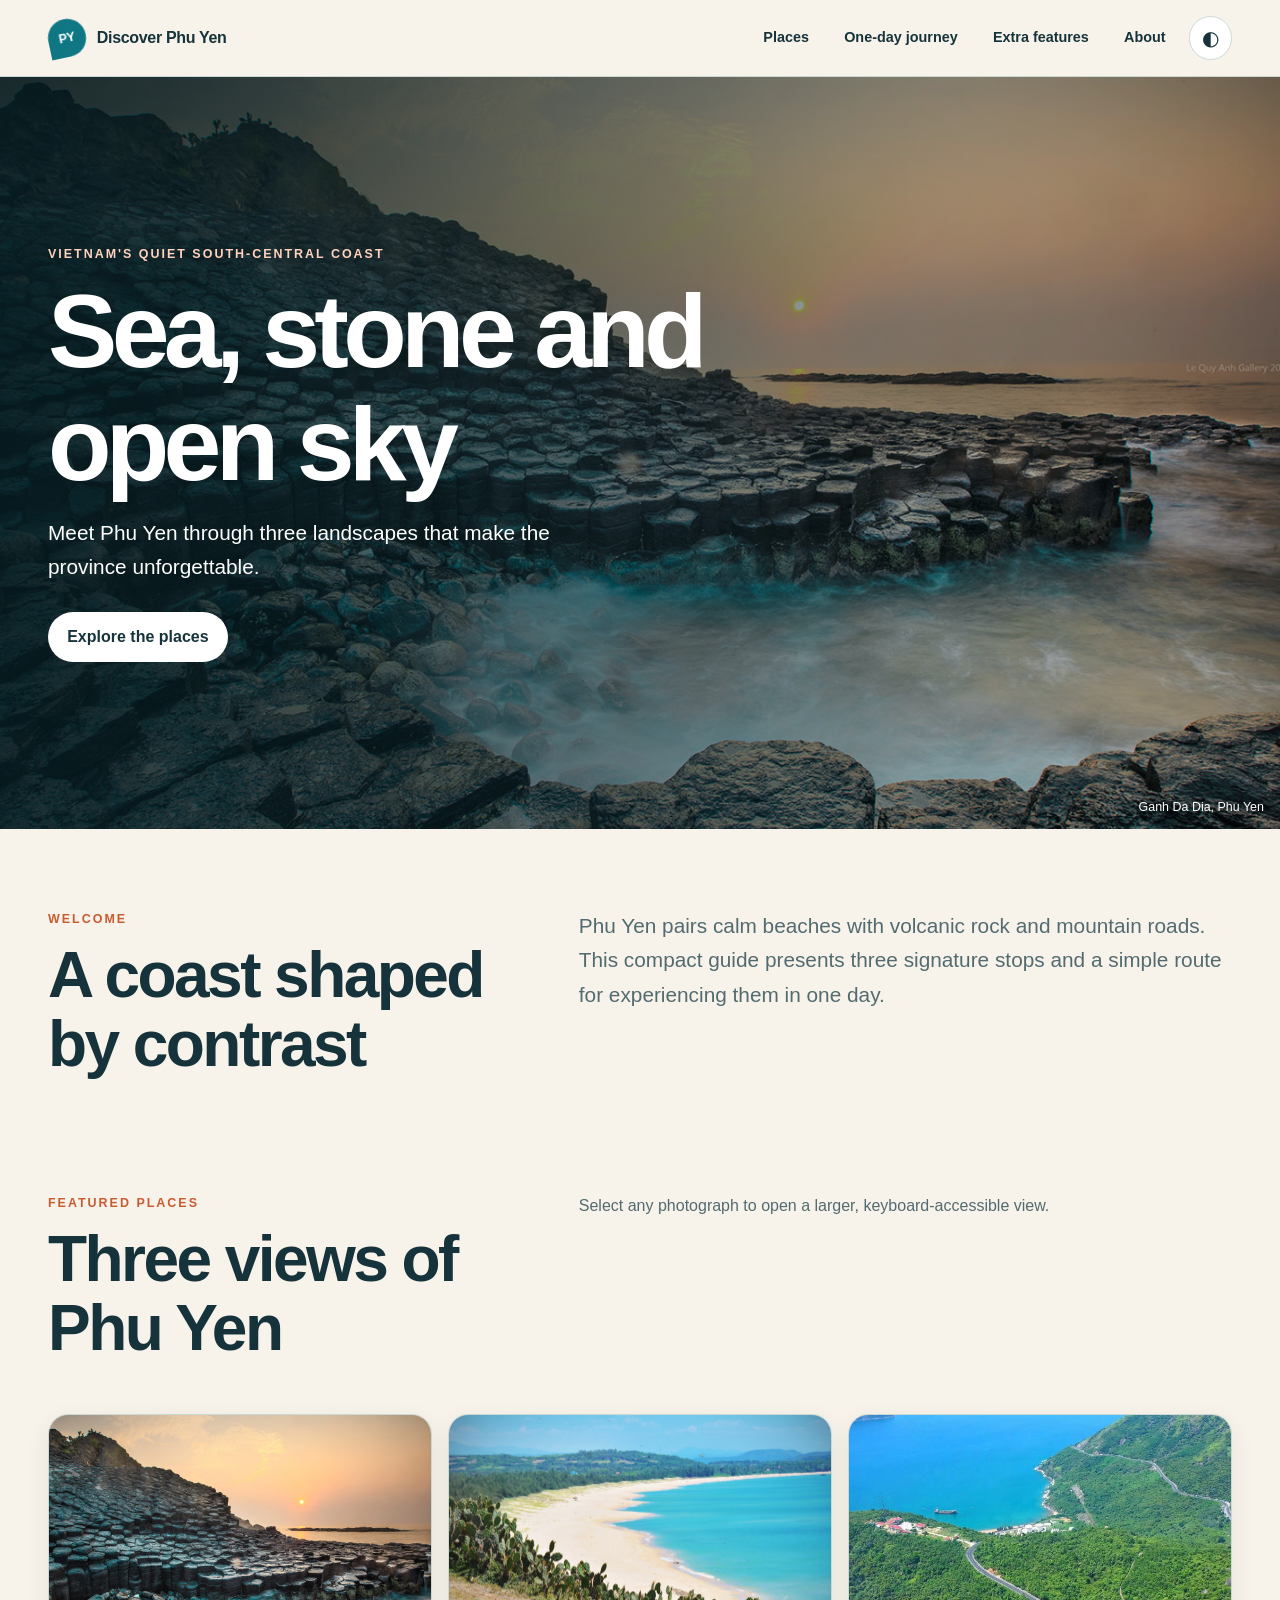
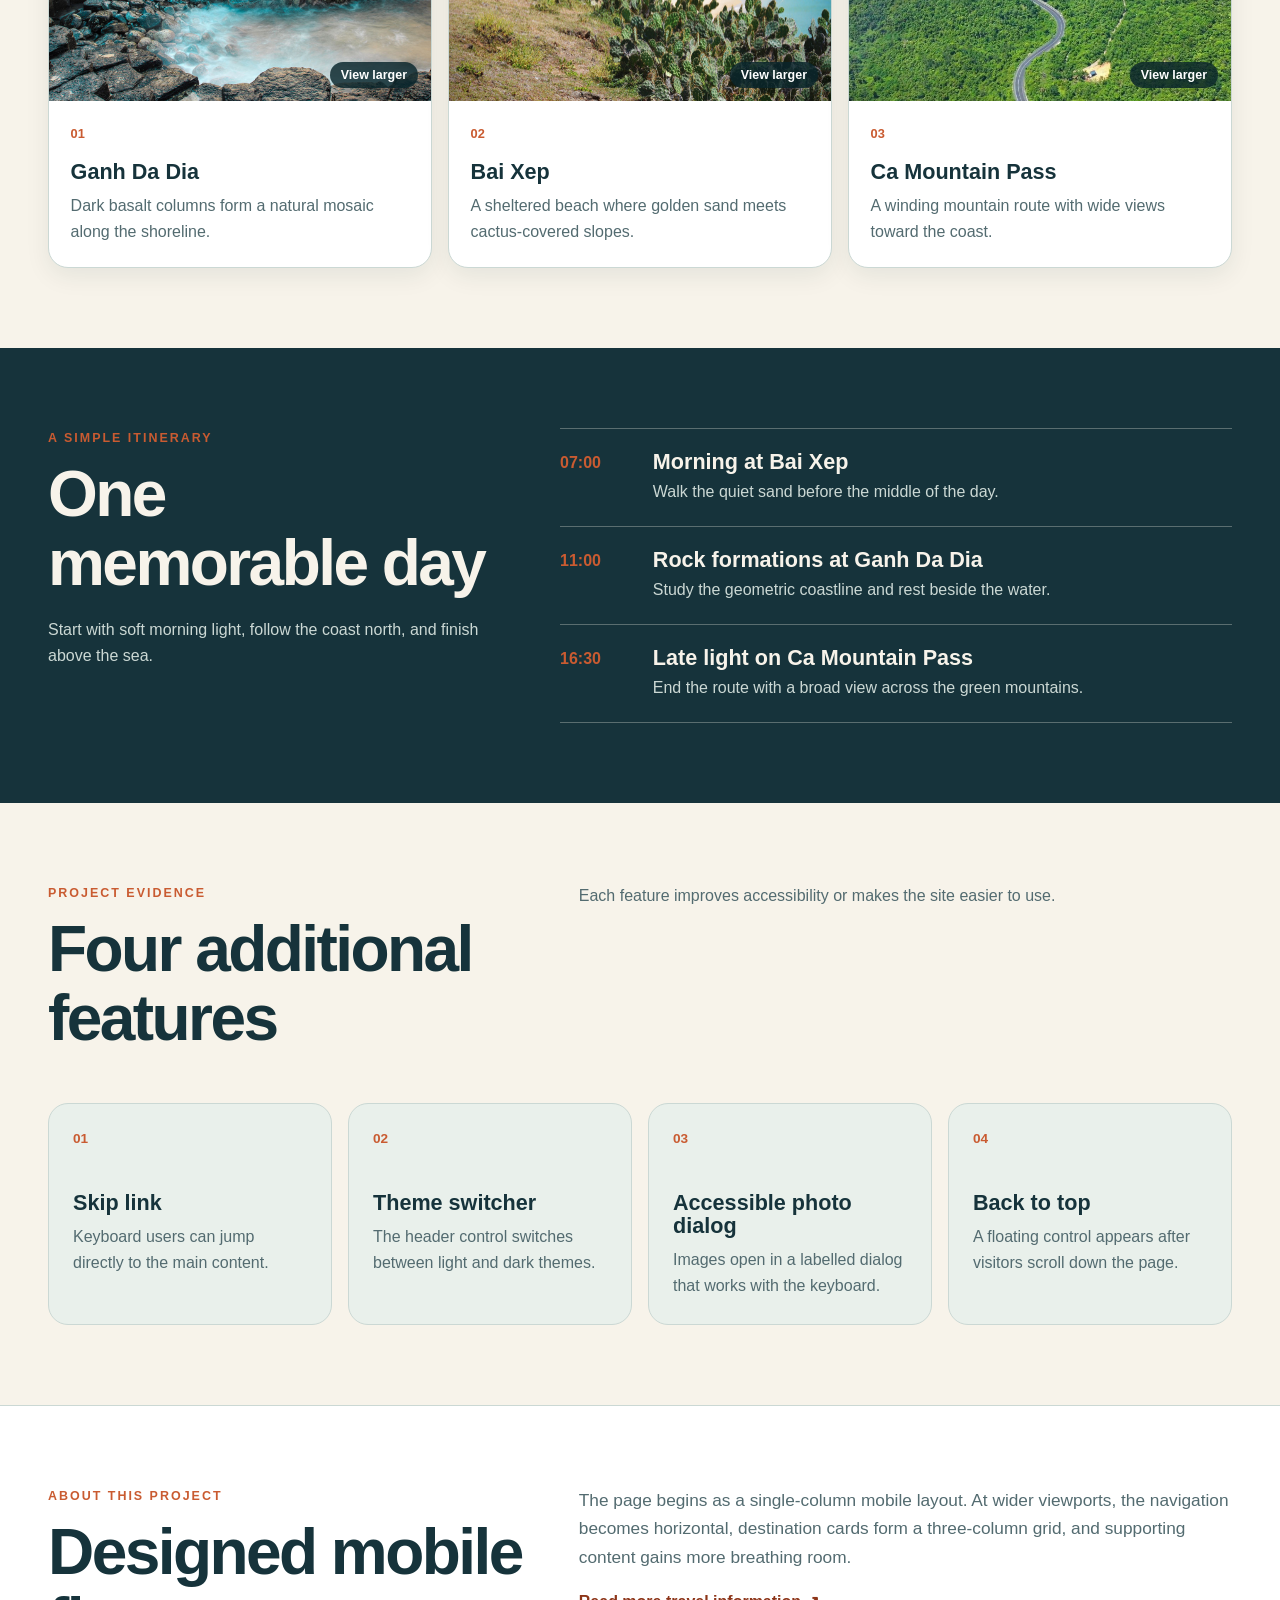
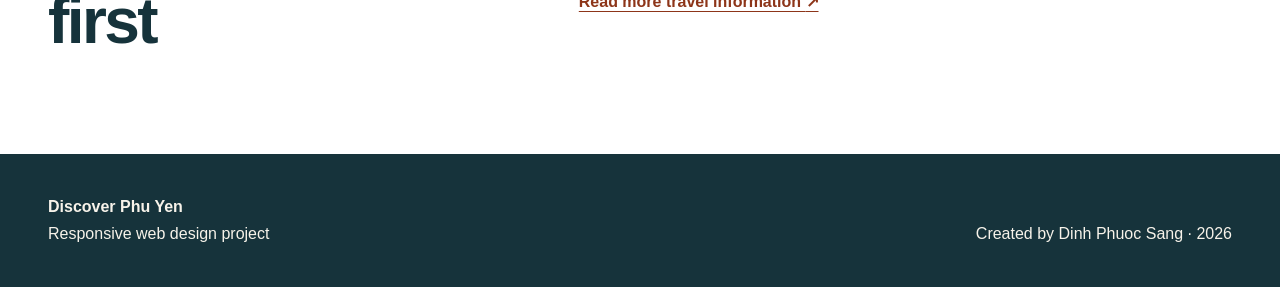
<file: index.html>
<!doctype html>
<html lang="en">
<head>
  <meta charset="utf-8">
  <meta name="viewport" content="width=device-width, initial-scale=1">
  <meta name="description" content="A responsive travel guide to the coast, landscapes, and landmarks of Phu Yen, Vietnam.">
  <title>Discover Phu Yen</title>
  <link rel="stylesheet" href="css/style.css">
  <script src="js/script.js" defer></script>
</head>
<body>
  <a class="skip-link" href="#main-content">Skip to main content</a>

  <header class="site-header">
    <div class="header-inner">
      <a class="brand" href="#top" aria-label="Discover Phu Yen home">
        <span class="brand-mark" aria-hidden="true">PY</span>
        <span>Discover Phu Yen</span>
      </a>

      <button class="menu-button" type="button" aria-expanded="false" aria-controls="site-navigation">
        <span class="sr-only">Open navigation</span>
        <span aria-hidden="true">☰</span>
      </button>

      <nav class="site-nav" id="site-navigation" aria-label="Primary navigation" data-open="false">
        <a href="#places">Places</a>
        <a href="#journey">One-day journey</a>
        <a href="#extras">Extra features</a>
        <a href="#about">About</a>
      </nav>

      <button class="theme-button" type="button" aria-label="Switch to dark theme" title="Change color theme">
        <span aria-hidden="true">◐</span>
      </button>
    </div>
  </header>

  <main id="main-content">
    <section class="hero" id="top" aria-labelledby="hero-title">
      <img src="assets/ganh-da-dia.jpg" alt="Hexagonal basalt columns beside the sea at Ganh Da Dia in Phu Yen">
      <div class="hero-shade" aria-hidden="true"></div>
      <div class="hero-content">
        <p class="eyebrow">Vietnam's quiet south-central coast</p>
        <h1 id="hero-title">Sea, stone and open sky</h1>
        <p>Meet Phu Yen through three landscapes that make the province unforgettable.</p>
        <a class="button button-primary" href="#places">Explore the places</a>
      </div>
      <p class="hero-credit">Ganh Da Dia, Phu Yen</p>
    </section>

    <section class="intro section-shell reveal" aria-labelledby="intro-title">
      <div>
        <p class="eyebrow">Welcome</p>
        <h2 id="intro-title">A coast shaped by contrast</h2>
      </div>
      <p>Phu Yen pairs calm beaches with volcanic rock and mountain roads. This compact guide presents three signature stops and a simple route for experiencing them in one day.</p>
    </section>

    <section class="places section-shell" id="places" aria-labelledby="places-title">
      <div class="section-heading reveal">
        <div>
          <p class="eyebrow">Featured places</p>
          <h2 id="places-title">Three views of Phu Yen</h2>
        </div>
        <p>Select any photograph to open a larger, keyboard-accessible view.</p>
      </div>

      <div class="place-grid">
        <article class="place-card reveal">
          <button class="photo-button" type="button" data-image="assets/ganh-da-dia.jpg" data-alt="Hexagonal basalt columns beside the sea at Ganh Da Dia" data-caption="Ganh Da Dia — a dramatic meeting point of volcanic rock and sea.">
            <img src="assets/ganh-da-dia.jpg" alt="Hexagonal basalt columns beside the sea at Ganh Da Dia">
            <span>View larger</span>
          </button>
          <div class="card-copy">
            <p class="card-number">01</p>
            <h3>Ganh Da Dia</h3>
            <p>Dark basalt columns form a natural mosaic along the shoreline.</p>
          </div>
        </article>

        <article class="place-card reveal">
          <button class="photo-button" type="button" data-image="assets/bai-xep.jpg" data-alt="Bai Xep beach viewed from a green cactus-covered headland" data-caption="Bai Xep — a small bay framed by green headlands and clear water.">
            <img src="assets/bai-xep.jpg" alt="Bai Xep beach viewed from a green cactus-covered headland">
            <span>View larger</span>
          </button>
          <div class="card-copy">
            <p class="card-number">02</p>
            <h3>Bai Xep</h3>
            <p>A sheltered beach where golden sand meets cactus-covered slopes.</p>
          </div>
        </article>

        <article class="place-card reveal">
          <button class="photo-button" type="button" data-image="assets/deo-ca.jpg" data-alt="Winding road through the green mountains of Ca Mountain Pass" data-caption="Ca Mountain Pass — a high coastal route with broad views of mountain and sea.">
            <img src="assets/deo-ca.jpg" alt="Winding road through the green mountains of Ca Mountain Pass">
            <span>View larger</span>
          </button>
          <div class="card-copy">
            <p class="card-number">03</p>
            <h3>Ca Mountain Pass</h3>
            <p>A winding mountain route with wide views toward the coast.</p>
          </div>
        </article>
      </div>
    </section>

    <section class="journey" id="journey" aria-labelledby="journey-title">
      <div class="section-shell journey-inner">
        <div class="journey-intro reveal">
          <p class="eyebrow">A simple itinerary</p>
          <h2 id="journey-title">One memorable day</h2>
          <p>Start with soft morning light, follow the coast north, and finish above the sea.</p>
        </div>

        <ol class="timeline">
          <li class="reveal">
            <span>07:00</span>
            <div>
              <h3>Morning at Bai Xep</h3>
              <p>Walk the quiet sand before the middle of the day.</p>
            </div>
          </li>
          <li class="reveal">
            <span>11:00</span>
            <div>
              <h3>Rock formations at Ganh Da Dia</h3>
              <p>Study the geometric coastline and rest beside the water.</p>
            </div>
          </li>
          <li class="reveal">
            <span>16:30</span>
            <div>
              <h3>Late light on Ca Mountain Pass</h3>
              <p>End the route with a broad view across the green mountains.</p>
            </div>
          </li>
        </ol>
      </div>
    </section>

    <section class="extras section-shell" id="extras" aria-labelledby="extras-title">
      <div class="section-heading reveal">
        <div>
          <p class="eyebrow">Project evidence</p>
          <h2 id="extras-title">Four additional features</h2>
        </div>
        <p>Each feature improves accessibility or makes the site easier to use.</p>
      </div>

      <div class="extra-grid">
        <article class="extra-card reveal">
          <span aria-hidden="true">01</span>
          <h3>Skip link</h3>
          <p>Keyboard users can jump directly to the main content.</p>
        </article>
        <article class="extra-card reveal">
          <span aria-hidden="true">02</span>
          <h3>Theme switcher</h3>
          <p>The header control switches between light and dark themes.</p>
        </article>
        <article class="extra-card reveal">
          <span aria-hidden="true">03</span>
          <h3>Accessible photo dialog</h3>
          <p>Images open in a labelled dialog that works with the keyboard.</p>
        </article>
        <article class="extra-card reveal">
          <span aria-hidden="true">04</span>
          <h3>Back to top</h3>
          <p>A floating control appears after visitors scroll down the page.</p>
        </article>
      </div>
    </section>

    <section class="about" id="about" aria-labelledby="about-title">
      <div class="section-shell about-grid">
        <div class="reveal">
          <p class="eyebrow">About this project</p>
          <h2 id="about-title">Designed mobile first</h2>
        </div>
        <div class="about-copy reveal">
          <p>The page begins as a single-column mobile layout. At wider viewports, the navigation becomes horizontal, destination cards form a three-column grid, and supporting content gains more breathing room.</p>
          <a class="text-link" href="https://vinpearl.com/en/phu-yen-travel-guide" target="_blank" rel="noopener">Read more travel information <span aria-hidden="true">↗</span></a>
        </div>
      </div>
    </section>
  </main>

  <footer class="site-footer">
    <div class="section-shell footer-inner">
      <p><strong>Discover Phu Yen</strong><br>Responsive web design project</p>
      <p>Created by Dinh Phuoc Sang · <span id="year">2026</span></p>
    </div>
  </footer>

  <button class="back-to-top" type="button" aria-label="Back to top" hidden>↑</button>

  <dialog class="photo-dialog" aria-labelledby="dialog-caption">
    <form method="dialog">
      <button class="dialog-close" aria-label="Close image dialog">×</button>
    </form>
    <img src="assets/ganh-da-dia.jpg" alt="">
    <p id="dialog-caption"></p>
  </dialog>
</body>
</html>
</file>
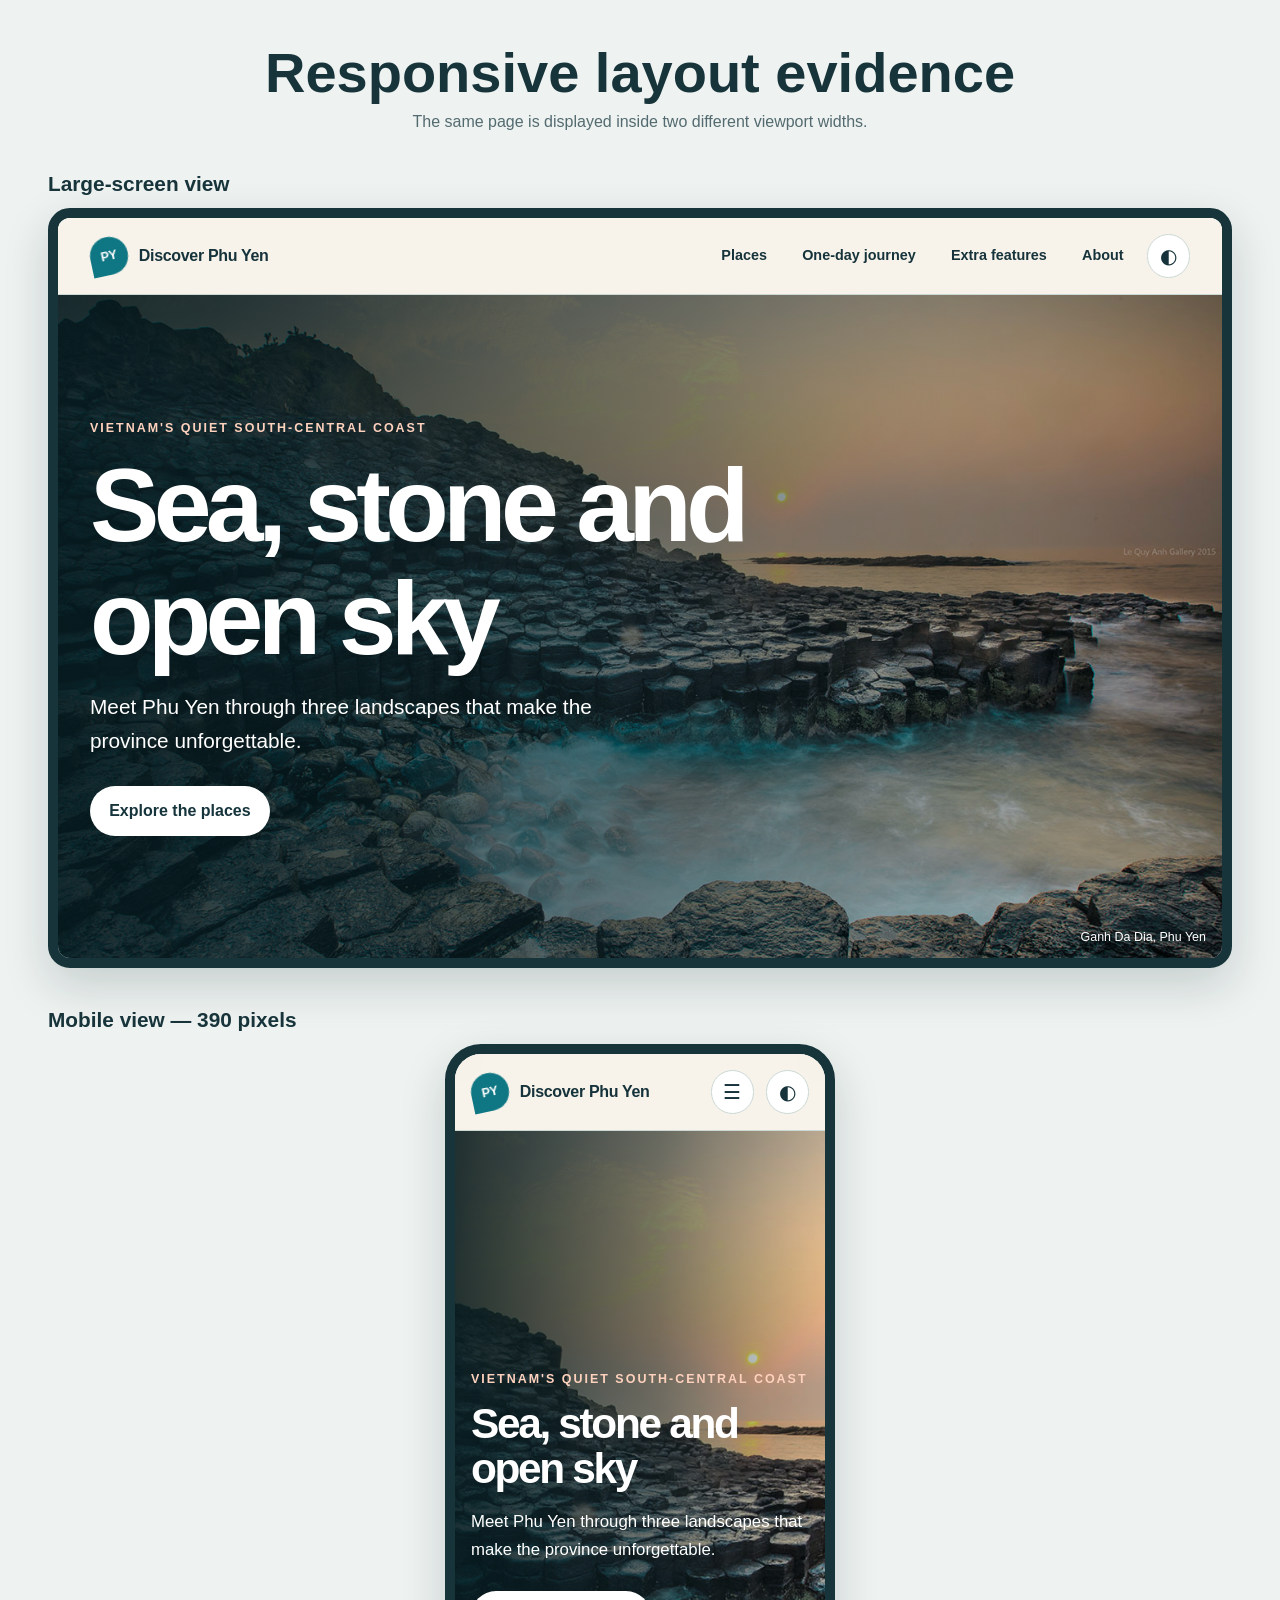
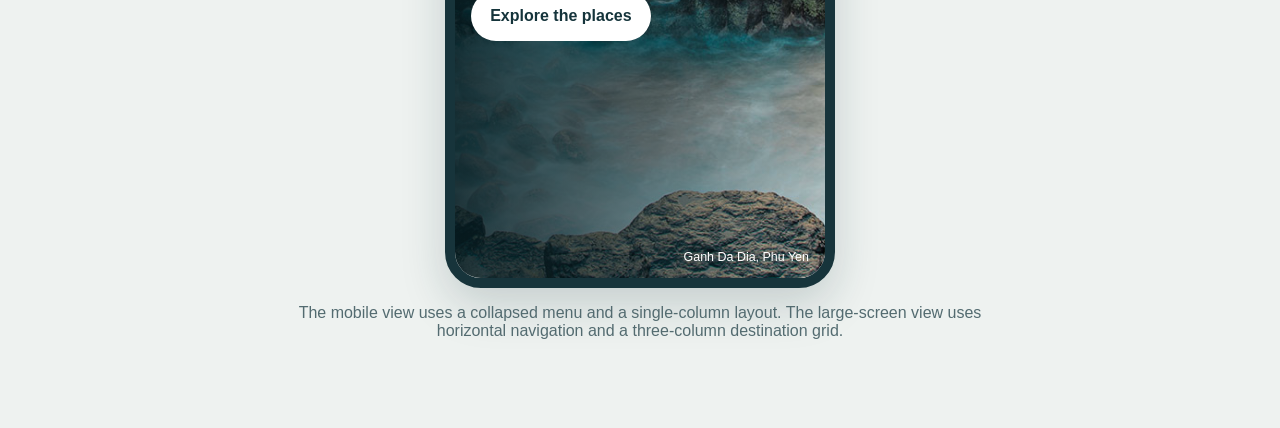
<file: responsive-demo.html>
<!doctype html>
<html lang="en">
<head>
  <meta charset="utf-8">
  <meta name="viewport" content="width=device-width, initial-scale=1">
  <title>Responsive Evidence — Discover Phu Yen</title>
  <style>
    * { box-sizing: border-box; }
    body { margin: 0; background: #eef2f0; color: #17343b; font-family: Arial, Helvetica, sans-serif; }
    header { padding: 2.5rem 1rem 1.5rem; text-align: center; }
    h1 { margin: 0 0 0.5rem; font-size: clamp(2rem, 5vw, 3.5rem); }
    header p { margin: 0; color: #536b70; }
    main { width: min(100% - 2rem, 74rem); margin: auto; padding-bottom: 3rem; }
    section { margin-bottom: 2.5rem; }
    h2 { margin-bottom: 0.75rem; font-size: 1.3rem; }
    .frame { overflow: hidden; border: 10px solid #17343b; border-radius: 22px; background: #fff; box-shadow: 0 18px 45px rgba(17, 49, 56, 0.18); }
    .desktop-frame { width: 100%; height: 760px; }
    .mobile-frame { width: 390px; max-width: 100%; height: 844px; margin-inline: auto; border-radius: 36px; }
    iframe { display: block; width: 100%; height: 100%; border: 0; }
    .note { max-width: 46rem; margin: 1rem auto 0; color: #536b70; text-align: center; }
  </style>
</head>
<body>
  <header>
    <h1>Responsive layout evidence</h1>
    <p>The same page is displayed inside two different viewport widths.</p>
  </header>
  <main>
    <section aria-labelledby="large-title">
      <h2 id="large-title">Large-screen view</h2>
      <div class="frame desktop-frame">
        <iframe src="index.html" title="Discover Phu Yen large-screen demonstration"></iframe>
      </div>
    </section>
    <section aria-labelledby="mobile-title">
      <h2 id="mobile-title">Mobile view — 390 pixels</h2>
      <div class="frame mobile-frame">
        <iframe src="index.html" title="Discover Phu Yen mobile demonstration"></iframe>
      </div>
      <p class="note">The mobile view uses a collapsed menu and a single-column layout. The large-screen view uses horizontal navigation and a three-column destination grid.</p>
    </section>
  </main>
</body>
</html>
</file>
<file: css/style.css>
:root {
  color-scheme: light;
  --ink: #16333b;
  --muted: #536b70;
  --paper: #f7f3ea;
  --surface: #ffffff;
  --surface-soft: #e9f0eb;
  --accent: #c95b31;
  --accent-dark: #8d3519;
  --sea: #0f7784;
  --line: #cbd8d4;
  --header: rgba(247, 243, 234, 0.94);
  --shadow: 0 18px 45px rgba(17, 49, 56, 0.14);
  --radius: 1.25rem;
}

html[data-theme="dark"] {
  color-scheme: dark;
  --ink: #f4f1e8;
  --muted: #b8c9c7;
  --paper: #10272d;
  --surface: #19343a;
  --surface-soft: #24444a;
  --accent: #ff9a72;
  --accent-dark: #ffc2aa;
  --sea: #74d2da;
  --line: #3d5b60;
  --header: rgba(16, 39, 45, 0.94);
  --shadow: 0 18px 45px rgba(0, 0, 0, 0.32);
}

* {
  box-sizing: border-box;
}

html {
  scroll-behavior: smooth;
}

body {
  margin: 0;
  background: var(--paper);
  color: var(--ink);
  font-family: Arial, Helvetica, sans-serif;
  font-size: 1rem;
  line-height: 1.65;
}

body,
button,
a,
.place-card,
.extra-card {
  transition: background-color 180ms ease, color 180ms ease, border-color 180ms ease, transform 180ms ease, box-shadow 180ms ease;
}

img {
  display: block;
  max-width: 100%;
}

a {
  color: inherit;
}

button,
a {
  -webkit-tap-highlight-color: transparent;
}

button:focus-visible,
a:focus-visible {
  outline: 3px solid var(--accent);
  outline-offset: 4px;
}

h1,
h2,
h3,
p {
  margin-top: 0;
}

h1,
h2,
h3 {
  line-height: 1.08;
}

h1 {
  max-width: 12ch;
  margin-bottom: 1rem;
  font-size: clamp(2.65rem, 11vw, 6.5rem);
  letter-spacing: -0.055em;
}

h2 {
  margin-bottom: 1.15rem;
  font-size: clamp(2rem, 7vw, 4rem);
  letter-spacing: -0.04em;
}

h3 {
  margin-bottom: 0.6rem;
  font-size: 1.35rem;
}

.sr-only {
  position: absolute;
  width: 1px;
  height: 1px;
  padding: 0;
  overflow: hidden;
  clip: rect(0, 0, 0, 0);
  white-space: nowrap;
  border: 0;
}

.skip-link {
  position: fixed;
  top: 0.75rem;
  left: 0.75rem;
  z-index: 1000;
  padding: 0.8rem 1rem;
  border-radius: 0.65rem;
  background: var(--ink);
  color: var(--paper);
  font-weight: 700;
  transform: translateY(-180%);
}

.skip-link:focus {
  transform: translateY(0);
}

.section-shell,
.header-inner {
  width: min(100% - 2rem, 74rem);
  margin-inline: auto;
}

.site-header {
  position: sticky;
  top: 0;
  z-index: 100;
  border-bottom: 1px solid var(--line);
  background: var(--header);
  backdrop-filter: blur(14px);
}

.header-inner {
  position: relative;
  display: flex;
  min-height: 4.75rem;
  align-items: center;
  gap: 0.75rem;
}

.brand {
  display: inline-flex;
  align-items: center;
  gap: 0.7rem;
  margin-right: auto;
  text-decoration: none;
  font-weight: 800;
  letter-spacing: -0.02em;
}

.brand-mark {
  display: grid;
  width: 2.35rem;
  height: 2.35rem;
  place-items: center;
  border-radius: 50% 50% 50% 0;
  background: var(--sea);
  color: var(--surface);
  font-size: 0.78rem;
  transform: rotate(-12deg);
}

.brand-mark::first-letter {
  transform: rotate(12deg);
}

.menu-button,
.theme-button,
.back-to-top,
.dialog-close {
  display: grid;
  width: 2.7rem;
  height: 2.7rem;
  place-items: center;
  border: 1px solid var(--line);
  border-radius: 50%;
  background: var(--surface);
  color: var(--ink);
  cursor: pointer;
  font: inherit;
  font-size: 1.25rem;
}

.site-nav {
  position: absolute;
  top: calc(100% + 1px);
  right: 0;
  left: 0;
  display: none;
  padding: 0.65rem 1rem 1rem;
  border-bottom: 1px solid var(--line);
  background: var(--paper);
  box-shadow: var(--shadow);
}

.site-nav[data-open="true"] {
  display: grid;
}

.site-nav a {
  padding: 0.85rem 0.5rem;
  border-bottom: 1px solid var(--line);
  text-decoration: none;
  font-weight: 700;
}

.site-nav a:hover {
  color: var(--accent);
}

.hero {
  position: relative;
  min-height: min(47rem, calc(100svh - 4.75rem));
  overflow: hidden;
  background: #153d44;
  color: #ffffff;
}

.hero > img,
.hero-shade {
  position: absolute;
  inset: 0;
  width: 100%;
  height: 100%;
}

.hero > img {
  object-fit: cover;
  object-position: 55% center;
}

.hero-shade {
  background: linear-gradient(90deg, rgba(5, 27, 32, 0.88) 0%, rgba(5, 27, 32, 0.54) 55%, rgba(5, 27, 32, 0.12) 100%);
}

.hero-content {
  position: relative;
  z-index: 1;
  display: flex;
  width: min(100% - 2rem, 74rem);
  min-height: min(47rem, calc(100svh - 4.75rem));
  margin-inline: auto;
  padding-block: 5rem;
  flex-direction: column;
  justify-content: center;
  align-items: flex-start;
}

.hero-content > p:not(.eyebrow) {
  max-width: 34rem;
  margin-bottom: 1.7rem;
  font-size: clamp(1.05rem, 2.5vw, 1.3rem);
}

.hero-credit {
  position: absolute;
  right: 1rem;
  bottom: 0.7rem;
  z-index: 1;
  margin: 0;
  font-size: 0.78rem;
}

.eyebrow {
  margin-bottom: 0.7rem;
  color: var(--accent);
  font-size: 0.78rem;
  font-weight: 800;
  letter-spacing: 0.16em;
  text-transform: uppercase;
}

.hero .eyebrow {
  color: #ffd2be;
}

.button {
  display: inline-flex;
  min-height: 3rem;
  align-items: center;
  justify-content: center;
  padding: 0.75rem 1.2rem;
  border-radius: 999px;
  text-decoration: none;
  font-weight: 800;
}

.button-primary {
  background: #ffffff;
  color: #15343b;
}

.button-primary:hover {
  background: #ffd2be;
  transform: translateY(-2px);
}

.intro {
  display: grid;
  padding-block: 5rem;
  gap: 1rem;
}

.intro > p {
  max-width: 46rem;
  color: var(--muted);
  font-size: clamp(1.05rem, 2vw, 1.3rem);
}

.places,
.extras {
  padding-block: 1rem 5rem;
}

.section-heading {
  display: grid;
  margin-bottom: 2rem;
  gap: 0.75rem;
}

.section-heading > p {
  max-width: 30rem;
  color: var(--muted);
}

.place-grid,
.extra-grid {
  display: grid;
  gap: 1rem;
}

.place-card {
  overflow: hidden;
  border: 1px solid var(--line);
  border-radius: var(--radius);
  background: var(--surface);
  box-shadow: 0 8px 25px rgba(17, 49, 56, 0.08);
}

.place-card:hover {
  box-shadow: var(--shadow);
  transform: translateY(-4px);
}

.photo-button {
  position: relative;
  display: block;
  width: 100%;
  padding: 0;
  overflow: hidden;
  border: 0;
  background: #dce8e4;
  color: #ffffff;
  cursor: zoom-in;
}

.photo-button img {
  width: 100%;
  aspect-ratio: 4 / 3;
  object-fit: cover;
}

.photo-button span {
  position: absolute;
  right: 0.8rem;
  bottom: 0.8rem;
  padding: 0.4rem 0.7rem;
  border-radius: 999px;
  background: rgba(9, 37, 43, 0.82);
  font-size: 0.78rem;
  font-weight: 700;
}

.card-copy {
  padding: 1.35rem;
}

.card-copy > p:last-child {
  margin-bottom: 0;
  color: var(--muted);
}

.card-number {
  margin-bottom: 1rem;
  color: var(--accent);
  font-size: 0.8rem;
  font-weight: 800;
}

.journey {
  padding-block: 5rem;
  background: var(--ink);
  color: var(--paper);
}

.journey-inner {
  display: grid;
  gap: 2.5rem;
}

.journey-intro p:last-child {
  color: var(--line);
}

.timeline {
  margin: 0;
  padding: 0;
  list-style: none;
}

.timeline li {
  display: grid;
  padding-block: 1.3rem;
  border-top: 1px solid color-mix(in srgb, var(--paper) 30%, transparent);
  grid-template-columns: 4.8rem 1fr;
  gap: 1rem;
}

.timeline li:last-child {
  border-bottom: 1px solid color-mix(in srgb, var(--paper) 30%, transparent);
}

.timeline span {
  color: var(--accent);
  font-weight: 800;
}

.timeline h3 {
  margin-bottom: 0.35rem;
}

.timeline p {
  margin-bottom: 0;
  color: var(--line);
}

.extras {
  padding-top: 5rem;
}

.extra-card {
  min-height: 13rem;
  padding: 1.5rem;
  border: 1px solid var(--line);
  border-radius: var(--radius);
  background: var(--surface-soft);
}

.extra-card > span {
  display: block;
  margin-bottom: 2.5rem;
  color: var(--accent);
  font-size: 0.85rem;
  font-weight: 800;
}

.extra-card p {
  margin-bottom: 0;
  color: var(--muted);
}

.about {
  padding-block: 5rem;
  border-top: 1px solid var(--line);
  background: var(--surface);
}

.about-grid {
  display: grid;
  gap: 1rem;
}

.about-copy {
  max-width: 42rem;
}

.about-copy > p {
  color: var(--muted);
  font-size: 1.08rem;
}

.text-link {
  color: var(--accent-dark);
  font-weight: 800;
  text-underline-offset: 0.25em;
}

.site-footer {
  padding-block: 2.5rem;
  background: var(--ink);
  color: var(--paper);
}

.footer-inner {
  display: flex;
  flex-direction: column;
  gap: 1rem;
}

.footer-inner p {
  margin: 0;
}

.back-to-top {
  position: fixed;
  right: 1rem;
  bottom: 1rem;
  z-index: 80;
  border-color: var(--accent);
  background: var(--accent);
  color: #ffffff;
  box-shadow: var(--shadow);
}

.back-to-top[hidden] {
  display: none;
}

.photo-dialog {
  width: min(92vw, 64rem);
  max-height: 92vh;
  padding: 0;
  overflow: hidden;
  border: 0;
  border-radius: var(--radius);
  background: var(--surface);
  color: var(--ink);
  box-shadow: 0 30px 80px rgba(0, 0, 0, 0.4);
}

.photo-dialog::backdrop {
  background: rgba(5, 20, 24, 0.82);
}

.photo-dialog img {
  width: 100%;
  max-height: 72vh;
  object-fit: cover;
}

.photo-dialog p {
  margin: 0;
  padding: 1rem 1.25rem 1.25rem;
}

.photo-dialog form {
  position: absolute;
  top: 0.75rem;
  right: 0.75rem;
  z-index: 1;
}

.dialog-close {
  border-color: rgba(255, 255, 255, 0.65);
  background: rgba(5, 25, 30, 0.78);
  color: #ffffff;
  font-size: 1.7rem;
}

.reveal {
  opacity: 0;
  transform: translateY(1.2rem);
}

.reveal.is-visible {
  opacity: 1;
  transform: translateY(0);
  transition: opacity 500ms ease, transform 500ms ease;
}

@media (min-width: 48rem) {
  .section-shell,
  .header-inner,
  .hero-content {
    width: min(100% - 4rem, 74rem);
  }

  .menu-button {
    display: none;
  }

  .site-nav {
    position: static;
    display: flex;
    padding: 0;
    border: 0;
    background: transparent;
    box-shadow: none;
    gap: 0.4rem;
  }

  .site-nav a {
    padding: 0.65rem 0.7rem;
    border: 0;
    border-radius: 999px;
    font-size: 0.9rem;
  }

  .site-nav a:hover {
    background: var(--surface-soft);
  }

  .intro,
  .section-heading,
  .about-grid {
    grid-template-columns: minmax(0, 0.85fr) minmax(0, 1.15fr);
    align-items: start;
    gap: 3rem;
  }

  .place-grid {
    grid-template-columns: repeat(3, minmax(0, 1fr));
  }

  .extra-grid {
    grid-template-columns: repeat(2, minmax(0, 1fr));
  }

  .journey-inner {
    grid-template-columns: minmax(0, 0.8fr) minmax(0, 1.2fr);
    gap: 4rem;
  }

  .footer-inner {
    flex-direction: row;
    justify-content: space-between;
    align-items: flex-end;
  }
}

@media (min-width: 64rem) {
  .extra-grid {
    grid-template-columns: repeat(4, minmax(0, 1fr));
  }

  .site-nav {
    gap: 0.8rem;
  }
}

@media (prefers-reduced-motion: reduce) {
  html {
    scroll-behavior: auto;
  }

  *,
  *::before,
  *::after {
    scroll-behavior: auto !important;
    transition-duration: 0.01ms !important;
    animation-duration: 0.01ms !important;
    animation-iteration-count: 1 !important;
  }

  .reveal {
    opacity: 1;
    transform: none;
  }
}

/* A fixed-width demonstration mode used only for the responsive evidence link. */
html.preview-mobile {
  background: #dfe7e4;
}

html.preview-mobile body {
  width: min(390px, 100%);
  margin-inline: auto;
  box-shadow: 0 0 60px rgba(17, 49, 56, 0.28);
}

html.preview-mobile h1 {
  font-size: 3.25rem;
}

html.preview-mobile h2 {
  font-size: 2.2rem;
}

html.preview-mobile .section-shell,
html.preview-mobile .header-inner,
html.preview-mobile .hero-content {
  width: calc(100% - 2rem);
}

html.preview-mobile .menu-button {
  display: grid;
}

html.preview-mobile .site-nav {
  position: absolute;
  top: calc(100% + 1px);
  right: 0;
  left: 0;
  display: none;
  padding: 0.65rem 1rem 1rem;
  border-bottom: 1px solid var(--line);
  background: var(--paper);
  box-shadow: var(--shadow);
}

html.preview-mobile .site-nav[data-open="true"] {
  display: grid;
}

html.preview-mobile .site-nav a {
  padding: 0.85rem 0.5rem;
  border-bottom: 1px solid var(--line);
  border-radius: 0;
}

html.preview-mobile .intro,
html.preview-mobile .section-heading,
html.preview-mobile .about-grid,
html.preview-mobile .journey-inner,
html.preview-mobile .place-grid,
html.preview-mobile .extra-grid {
  grid-template-columns: 1fr;
  gap: 1rem;
}

html.preview-mobile .footer-inner {
  flex-direction: column;
  align-items: flex-start;
}
</file>
